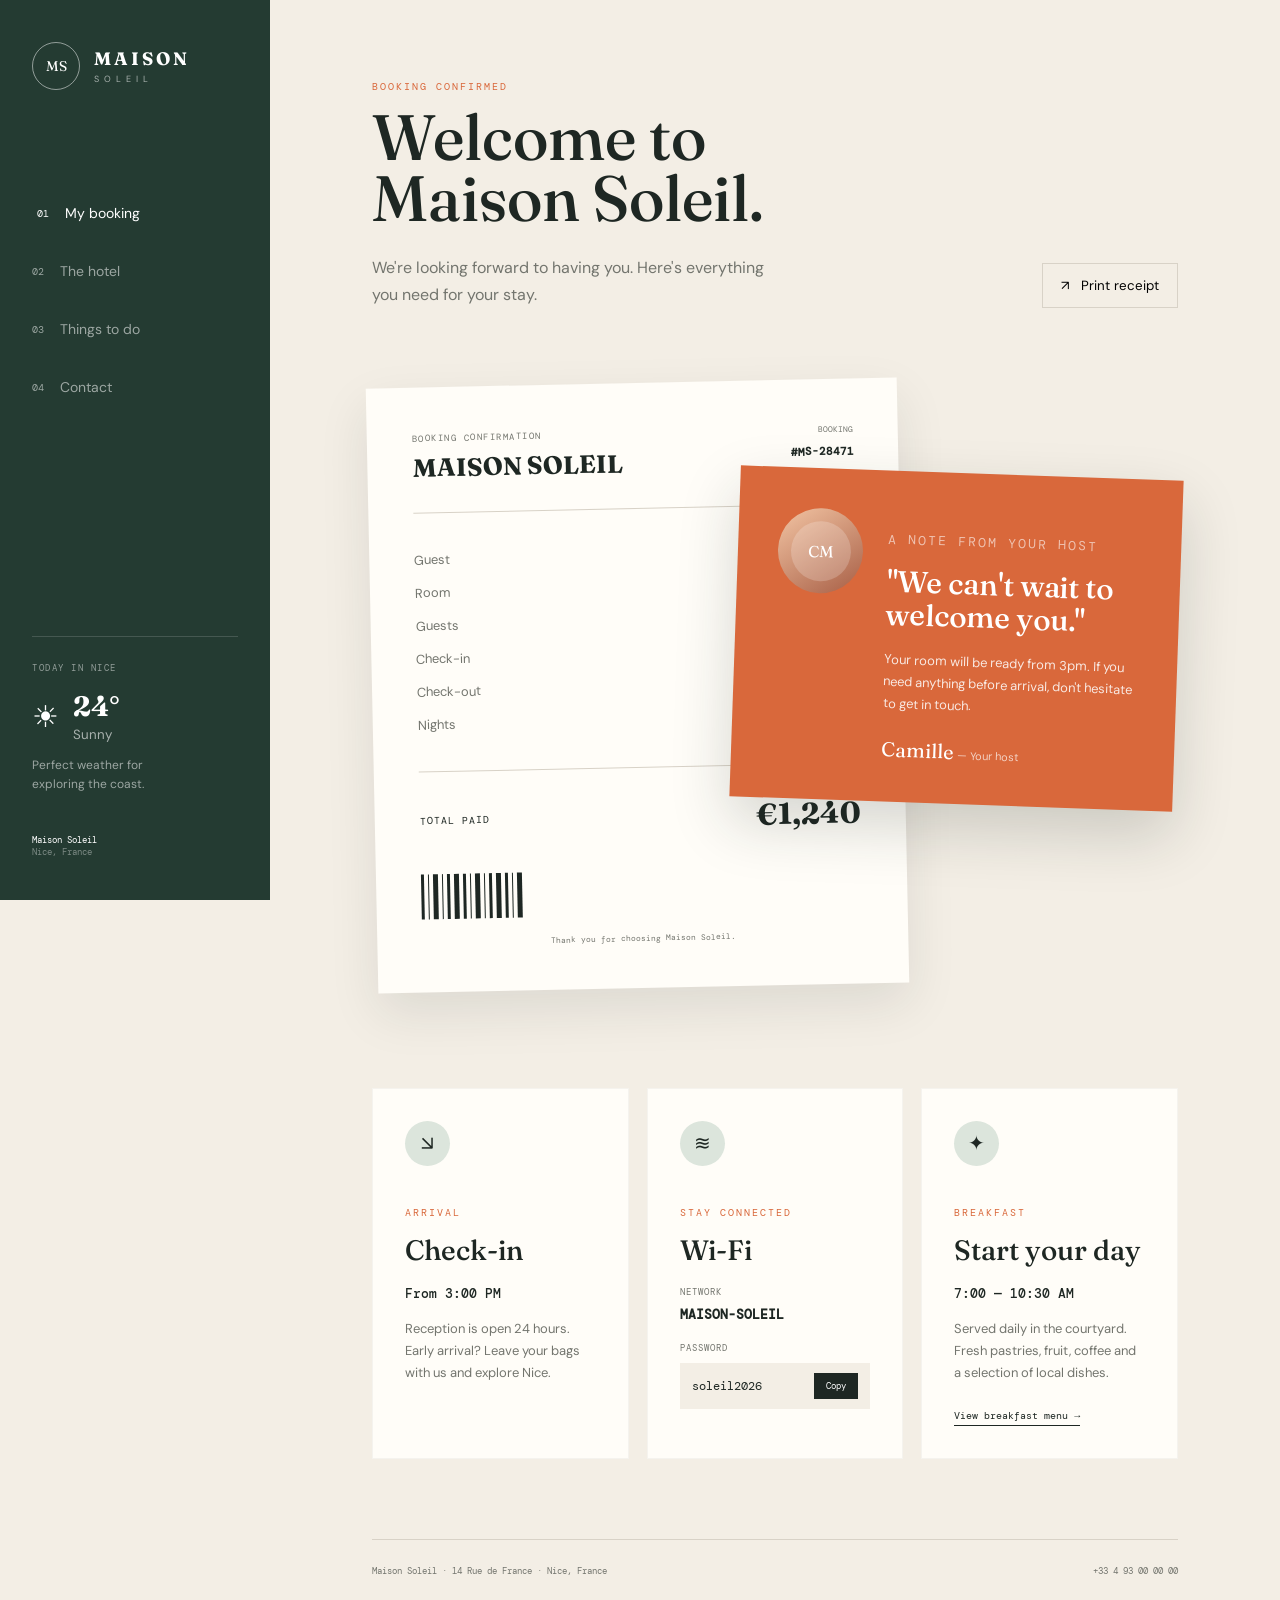
<file: hotel cofirmation page/index.html>
<!DOCTYPE html>
<html lang="en">
<head>
    <meta charset="UTF-8">
    <meta name="viewport" content="width=device-width, initial-scale=1.0">

    <title>Maison Soleil - Booking Confirmation</title>
    <link rel="preconnect" href="https://fonts.googleapis.com">
    <link rel="preconnect" href="https://fonts.gstatic.com" crossorigin>
    <link href="https://fonts.googleapis.com/css2?family=DM+Mono:wght@400;500&family=DM+Sans:wght@400;500;700&family=Fraunces:opsz,wght@9..144,500;600;700&display=swap" rel="stylesheet">
    <link rel="stylesheet" href="styles.css">
        <script defer src="script.js"></script>
</head>

<body>

    <header class="mobile-header">
        <div class="logo">
            <span>MS</span>
            <div>
                <strong>MAISON</strong>
                <small>SOLEIL</small>
            </div>
        </div>

        <button class="menu-btn" id="menuBtn">
            <span></span>
            <span></span>
            <span></span>
        </button>
    </header>


    <aside class="sidebar" id="sidebar">

        <div class="sidebar-logo">
            <div class="logo-symbol">MS</div>

            <div class="logo-text">
                <h2>MAISON</h2>
                <p>SOLEIL</p>
            </div>
        </div>


        <nav class="navigation">

            <a href="#" class="nav-link active">
                <span>01</span>
                My booking
            </a>

            <a href="#" class="nav-link">
                <span>02</span>
                The hotel
            </a>

            <a href="#" class="nav-link">
                <span>03</span>
                Things to do
            </a>

            <a href="#" class="nav-link">
                <span>04</span>
                Contact
            </a>

        </nav>


        <div class="weather">

            <p class="weather-title">TODAY IN NICE</p>

            <div class="weather-main">
                <span class="weather-icon">☀</span>

                <div>
                    <strong>24°</strong>
                    <small>Sunny</small>
                </div>
            </div>

            <p class="weather-info">
                Perfect weather for<br>
                exploring the coast.
            </p>

        </div>


        <div class="sidebar-footer">
            <p>Maison Soleil</p>
            <span>Nice, France</span>
        </div>

    </aside>


    <main class="main-content">

        <section class="page-heading">

            <div>
                <p class="eyebrow">BOOKING CONFIRMED</p>

                <h1>
                    Welcome to<br>
                    Maison Soleil.
                </h1>

                <p class="intro">
                    We're looking forward to having you.
                    Here's everything you need for your stay.
                </p>
            </div>

            <button class="print-btn" id="printBtn">
                <span>↗</span>
                Print receipt
            </button>

        </section>


        <section class="booking-stack">

            <article class="receipt-card">

                <div class="receipt-top">

                    <div>
                        <p class="receipt-label">BOOKING CONFIRMATION</p>
                        <h2>MAISON SOLEIL</h2>
                    </div>

                    <div class="booking-number">
                        <span>BOOKING</span>
                        <strong>#MS-28471</strong>
                    </div>

                </div>


                <div class="receipt-line"></div>


                <div class="receipt-details">

                    <div class="receipt-row">
                        <span>Guest</span>
                        <strong>Alex Morgan</strong>
                    </div>

                    <div class="receipt-row">
                        <span>Room</span>
                        <strong>Sea View Suite</strong>
                    </div>

                    <div class="receipt-row">
                        <span>Guests</span>
                        <strong>2 Adults</strong>
                    </div>

                    <div class="receipt-row">
                        <span>Check-in</span>
                        <strong>14 September 2026</strong>
                    </div>

                    <div class="receipt-row">
                        <span>Check-out</span>
                        <strong>18 September 2026</strong>
                    </div>

                    <div class="receipt-row">
                        <span>Nights</span>
                        <strong>4</strong>
                    </div>

                </div>


                <div class="receipt-line"></div>


                <div class="receipt-total">
                    <span>Total paid</span>
                    <strong>€1,240</strong>
                </div>


                <div class="barcode">
                    <span></span>
                    <span></span>
                    <span></span>
                    <span></span>
                    <span></span>
                    <span></span>
                    <span></span>
                    <span></span>
                    <span></span>
                    <span></span>
                    <span></span>
                    <span></span>
                    <span></span>
                    <span></span>
                    <span></span>
                </div>

                <p class="receipt-footer">
                    Thank you for choosing Maison Soleil.
                </p>

            </article>


            <article class="host-card">

                <div class="host-image">
                    <div class="host-avatar">CM</div>
                </div>

                <div class="host-content">

                    <p class="eyebrow">A NOTE FROM YOUR HOST</p>

                    <h2>
                        "We can't wait to
                        welcome you."
                    </h2>

                    <p>
                        Your room will be ready from 3pm.
                        If you need anything before arrival,
                        don't hesitate to get in touch.
                    </p>

                    <div class="host-signature">
                        Camille
                        <span>— Your host</span>
                    </div>

                </div>

            </article>

        </section>


        <section class="info-grid">


            <article class="info-card arrival-card">

                <div class="card-icon">
                    ↘
                </div>

                <p class="eyebrow">ARRIVAL</p>

                <h3>Check-in</h3>

                <strong class="big-text">From 3:00 PM</strong>

                <p>
                    Reception is open 24 hours.
                    Early arrival? Leave your bags
                    with us and explore Nice.
                </p>

            </article>


            <article class="info-card wifi-card">

                <div class="card-icon">
                    ≋
                </div>

                <p class="eyebrow">STAY CONNECTED</p>

                <h3>Wi-Fi</h3>

                <p class="wifi-label">Network</p>

                <div class="wifi-value">
                    <strong>MAISON-SOLEIL</strong>
                </div>

                <p class="wifi-label">Password</p>

                <div class="password-box">

                    <span id="wifiPassword">
                        soleil2026
                    </span>

                    <button id="copyBtn">
                        Copy
                    </button>

                </div>

                <p class="copy-message" id="copyMessage">
                    Password copied!
                </p>

            </article>


            <article class="info-card breakfast-card">

                <div class="card-icon">
                    ✦
                </div>

                <p class="eyebrow">BREAKFAST</p>

                <h3>Start your day</h3>

                <strong class="big-text">7:00 — 10:30 AM</strong>

                <p>
                    Served daily in the courtyard.
                    Fresh pastries, fruit, coffee
                    and a selection of local dishes.
                </p>

                <a href="#" class="menu-link">
                    View breakfast menu →
                </a>

            </article>

        </section>


        <footer class="main-footer">

            <p>
                Maison Soleil · 14 Rue de France · Nice, France
            </p>

            <p>
                +33 4 93 00 00 00
            </p>

        </footer>

    </main>
</body>
</html>
</file>
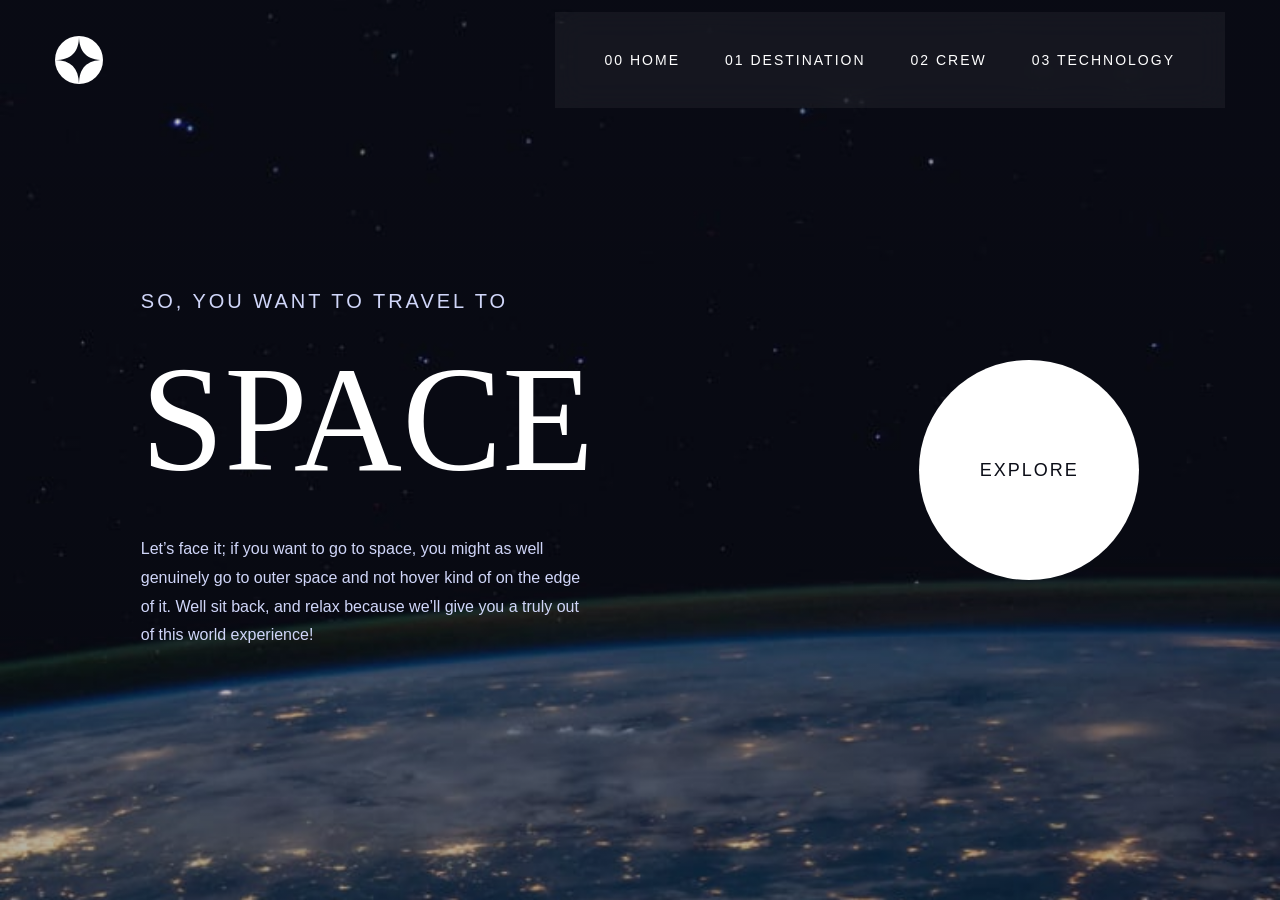
<file: space tourism website/index.html>
<!DOCTYPE html>
<html lang="en">

<head>
    <meta charset="UTF-8">
    <meta name="viewport" content="width=device-width, initial-scale=1.0">

    <title>Space Tourism | Home</title>

    <link rel="stylesheet" href="index.css">
</head>

<body>

    <header>

        <a href="index.html">
            <img src="images/star-logo.svg" alt="Space Tourism Logo">
        </a>

        <nav>

            <a href="index.html">
                00 Home
            </a>

            <a href="destination.html">
                01 Destination
            </a>

            <a href="crew.html">
                02 Crew
            </a>

            <a href="technology.html">
                03 Technology
            </a>

        </nav>

    </header>


    <main>

        <section class="hero">

            <div class="hero-content">

                <p>
                    So, you want to travel to
                </p>

                <h1>
                    Space
                </h1>

                <p>
                    Let’s face it; if you want to go to space, you might as well
                    genuinely go to outer space and not hover kind of on the edge
                    of it. Well sit back, and relax because we’ll give you a truly
                    out of this world experience!
                </p>

            </div>


            <a href="destination.html" class="explore">
                EXPLORE
            </a>

        </section>

    </main>

</body>

</html>
</file>
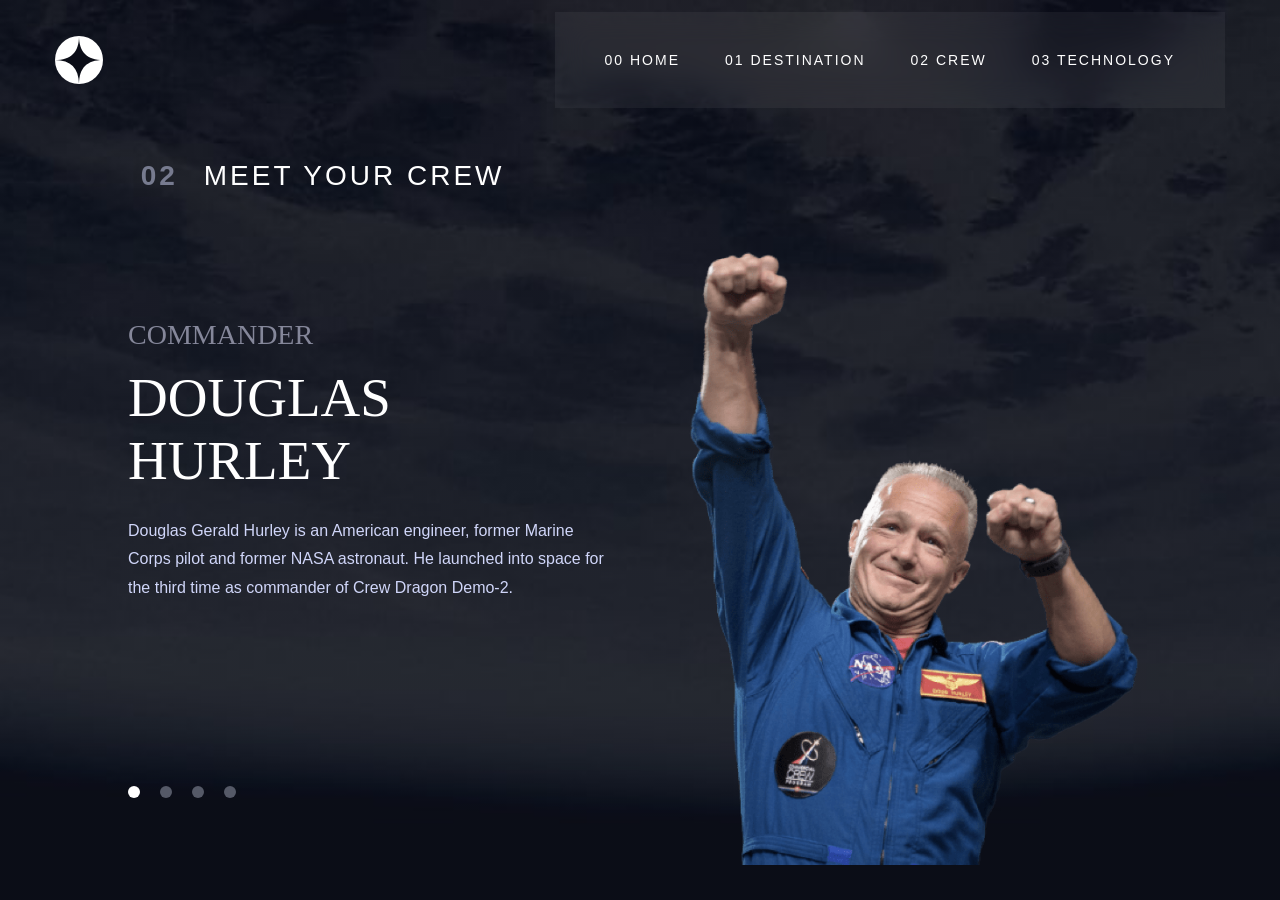
<file: space tourism website/crew.html>
<!DOCTYPE html>
<html lang="en">

<head>
    <meta charset="UTF-8">
    <meta name="viewport" content="width=device-width, initial-scale=1.0">

    <title>Space Tourism | Crew</title>

    <link rel="stylesheet" href="crew.css">
    <script defer src="crew.js"></script>
</head>

<body>

    <header>

        <a href="index.html">
            <img src="images/star-logo.svg" alt="Space Tourism Logo">
        </a>

        <nav>

            <a href="index.html">
                00 Home
            </a>

            <a href="destination.html">
                01 Destination
            </a>

            <a href="crew.html">
                02 Crew
            </a>

            <a href="technology.html">
                03 Technology
            </a>

        </nav>

    </header>


    <main>

        <h1>
            <span>02</span>
            Meet your crew
        </h1>


        <section class="crew">


            <div class="crew-image">

                <img
                    src="images/image-douglas-hurley-pg-3.png"
                    alt="Douglas Hurley"
                >

                <img
                    src="images/mark-shuttleworth-pg-3.png"
                    alt="Mark Shuttleworth"
                >

                <img
                    src="images/victor-glover-pg-4.png"
                    alt="Victor Glover"
                >

                <img
                    src="images/anousheh-ansari-pg-4.png"
                    alt="Anousheh Ansari"
                >

            </div>


            <div class="crew-selector">

                <input type="radio" name="crew" checked>

                <input type="radio" name="crew">

                <input type="radio" name="crew">

                <input type="radio" name="crew">

            </div>


            <article class="crew-member">

                <p>
                    Commander
                </p>

                <h2>
                    Douglas Hurley
                </h2>

                <p>
                    Douglas Gerald Hurley is an American engineer,
                    former Marine Corps pilot and former NASA astronaut.
                    He launched into space for the third time as commander
                    of Crew Dragon Demo-2.
                </p>

            </article>


            <article class="crew-member">

                <p>
                    Mission Specialist
                </p>

                <h2>
                    Mark Shuttleworth
                </h2>

                <p>
                    Mark Richard Shuttleworth is the founder and CEO
                    of Canonical, the company behind the Linux-based
                    Ubuntu operating system. Shuttleworth became the
                    first South African to travel to space as a space tourist.
                </p>

            </article>


            <article class="crew-member">

                <p>
                    Pilot
                </p>

                <h2>
                    Victor Glover
                </h2>

                <p>
                    Pilot on the first operational flight of the SpaceX
                    Crew Dragon to the International Space Station.
                    Glover is a commander in the U.S. Navy where he pilots
                    an F/A-18. He was a crew member of Expedition 64,
                    and served as a station systems flight engineer.
                </p>

            </article>


            <article class="crew-member">

                <p>
                    Flight Engineer
                </p>

                <h2>
                    Anousheh Ansari
                </h2>

                <p>
                    Anousheh Ansari is an Iranian American engineer and
                    co-founder of Prodea Systems. Ansari was the fourth
                    self-funded space tourist, the first self-funded woman
                    to fly to the ISS, and the first Iranian in space.
                </p>

            </article>

        </section>

    </main>

</body>

</html>
</file>
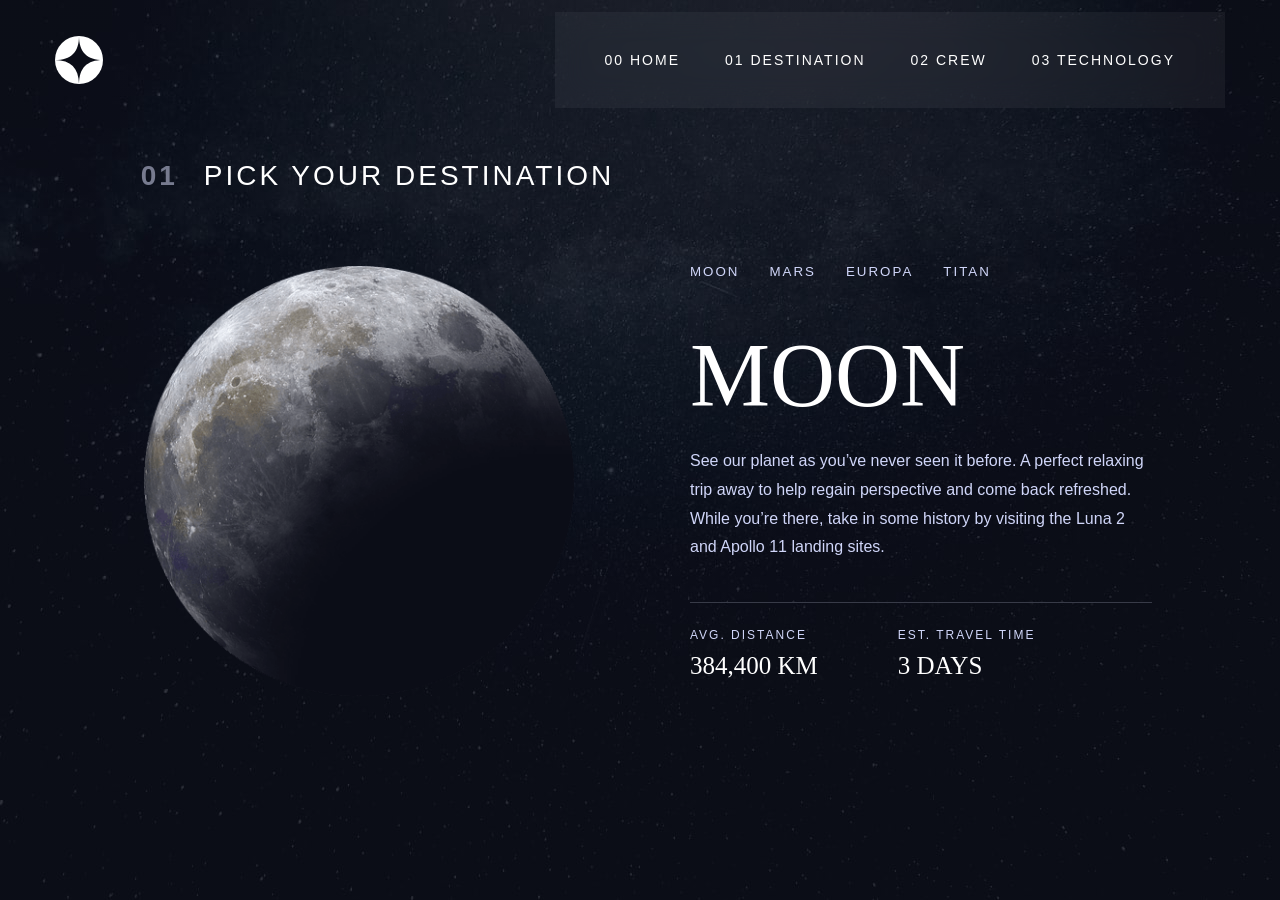
<file: space tourism website/destination.html>
<!DOCTYPE html>
<html lang="en">

<head>
    <meta charset="UTF-8">
    <meta name="viewport" content="width=device-width, initial-scale=1.0">

    <title>Space Tourism | Destination</title>

    <link rel="stylesheet" href="destination.css">
    <script defer src="destination.js"></script>
</head>

<body>

    <header>

        <a href="index.html">
            <img src="images/star-logo.svg" alt="Space Tourism Logo">
        </a>

        <nav>

            <a href="index.html">
                00 Home
            </a>

            <a href="destination.html">
                01 Destination
            </a>

            <a href="crew.html">
                02 Crew
            </a>

            <a href="technology.html">
                03 Technology
            </a>

        </nav>

    </header>


    <main>

        <h1>
            <span>01</span>
            Pick your destination
        </h1>


        <section class="destination">


            <div class="destination-images">

                <img
                    src="images/image-moon-pg-2.png"
                    alt="Moon"
                >

                <img
                    src="images/mars-pg-2.png"
                    alt="Mars"
                >

                <img
                    src="images/europa-pg-2.png"
                    alt="Europa"
                >

                <img
                    src="images/titan-pg-2.png"
                    alt="Titan"
                >

            </div>


            <div class="destination-tabs">

                <button>Moon</button>

                <button>Mars</button>

                <button>Europa</button>

                <button>Titan</button>

            </div>


            <article class="destination-content">

                <h2>Moon</h2>

                <p>
                    See our planet as you’ve never seen it before.
                    A perfect relaxing trip away to help regain perspective
                    and come back refreshed. While you’re there, take in
                    some history by visiting the Luna 2 and Apollo 11
                    landing sites.
                </p>

                <div class="destination-info">

                    <div>

                        <h3>Avg. distance</h3>

                        <p>384,400 km</p>

                    </div>

                    <div>

                        <h3>Est. travel time</h3>

                        <p>3 days</p>

                    </div>

                </div>

            </article>


            <article class="destination-content">

                <h2>Mars</h2>

                <p>
                    Don’t forget to pack your hiking boots. You’ll need
                    them to tackle Olympus Mons, the tallest planetary
                    mountain in our solar system. It’s two and a half
                    times the size of Everest!
                </p>

                <div class="destination-info">

                    <div>

                        <h3>Avg. distance</h3>

                        <p>225 mil. km</p>

                    </div>

                    <div>

                        <h3>Est. travel time</h3>

                        <p>9 months</p>

                    </div>

                </div>

            </article>


            <article class="destination-content">

                <h2>Europa</h2>

                <p>
                    The smallest of the four Galilean moons orbiting
                    Jupiter, Europa is a winter lover’s dream. With an
                    icy surface, it’s perfect for a bit of ice skating,
                    curling, hockey, or simple relaxation in your snug
                    wintery cabin.
                </p>

                <div class="destination-info">

                    <div>

                        <h3>Avg. distance</h3>

                        <p>628 mil. km</p>

                    </div>

                    <div>

                        <h3>Est. travel time</h3>

                        <p>3 years</p>

                    </div>

                </div>

            </article>


            <article class="destination-content">

                <h2>Titan</h2>

                <p>
                    The only moon known to have a dense atmosphere other
                    than Earth, Titan is a home away from home (just a few
                    hundred degrees colder!). As a bonus, you get striking
                    views of the Rings of Saturn.
                </p>

                <div class="destination-info">

                    <div>

                        <h3>Avg. distance</h3>

                        <p>1.6 bil. km</p>

                    </div>

                    <div>

                        <h3>Est. travel time</h3>

                        <p>7 years</p>

                    </div>

                </div>

            </article>

        </section>

    </main>

</body>

</html>
</file>
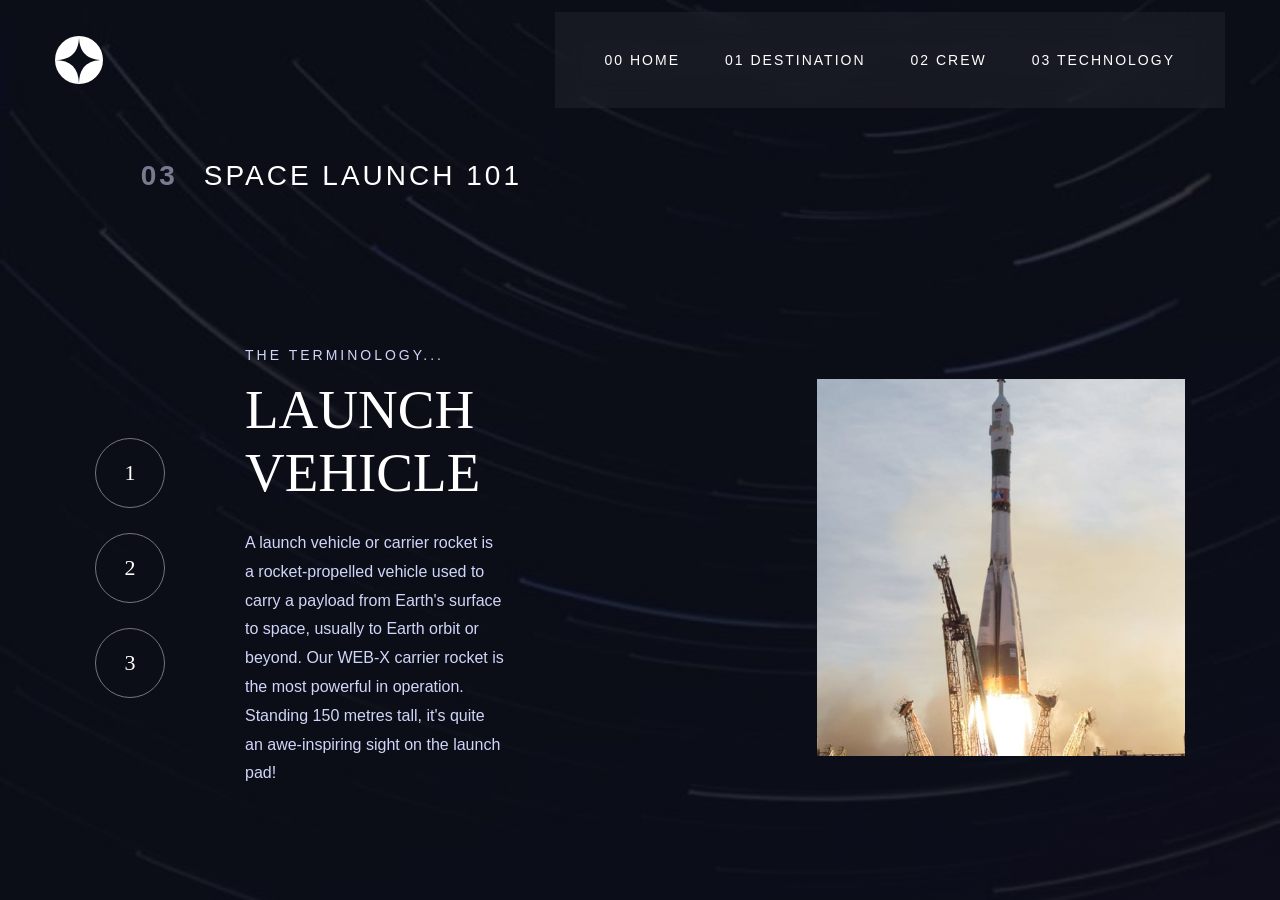
<file: space tourism website/technology.html>
<!DOCTYPE html>
<html lang="en">

<head>
    <meta charset="UTF-8">
    <meta name="viewport" content="width=device-width, initial-scale=1.0">

    <title>Space Tourism | Technology</title>

    <link rel="stylesheet" href="technology.css">
    <script defer src="technology.js"></script>
</head>

<body>

    <header>

        <a href="index.html">
            <img src="images/star-logo.svg" alt="Space Tourism Logo">
        </a>

        <nav>

            <a href="index.html">
                00 Home
            </a>

            <a href="destination.html">
                01 Destination
            </a>

            <a href="crew.html">
                02 Crew
            </a>

            <a href="technology.html">
                03 Technology
            </a>

        </nav>

    </header>


    <main>

        <h1>
            <span>03</span>
            Space launch 101
        </h1>

    <article class="spacing">
        
        <section class="technology">



            <div class="technology-selector">

                <button>1</button>

                <button>2</button>

                <button>3</button>

            </div>


            <article class="technology-content">

                <p>
                    The terminology...
                </p>

                <h2>
                    Launch vehicle
                </h2>

                <p>
                    A launch vehicle or carrier rocket is a rocket-propelled
                    vehicle used to carry a payload from Earth's surface to
                    space, usually to Earth orbit or beyond. Our WEB-X carrier
                    rocket is the most powerful in operation. Standing 150
                    metres tall, it's quite an awe-inspiring sight on the
                    launch pad!
                </p>

            </article>


            <article class="technology-content">

                <p>
                    The terminology...
                </p>

                <h2>
                    Spaceport
                </h2>

                <p>
                    A spaceport or cosmodrome is a site for launching
                    (or receiving) spacecraft, by analogy to the seaport
                    for ships or airport for aircraft. Based in the famous
                    Cape Canaveral, our spaceport is ideally situated to
                    take advantage of the Earth’s rotation for launch.
                </p>

            </article>


            <article class="technology-content">

                <p>
                    The terminology...
                </p>

                <h2>
                    Space capsule
                </h2>

                <p>
                    A space capsule is an often-crewed spacecraft that
                    uses a blunt-body reentry capsule to reenter the Earth's
                    atmosphere without wings. Our capsule is where you'll
                    spend your time during the flight. It includes a space
                    gym, cinema, and plenty of other activities to keep you
                    entertained.
                </p>

            </article>

        </section>

        
            <div class="technology-images">

                <img
                    src="images/image-launch-vehicle-portrait-pg-4.jpg"
                    alt="Launch vehicle"
                >

                <img
                    src="images/spaceport-portrait-pg-4.jpg"
                    alt="Spaceport"
                >

                <img
                    src="images/space-capsule-portrait-pg-4.jpg"
                    alt="Space capsule"
                >

            </div>

    </article>

    </main>

</body>

</html>
</file>
<file: hotel cofirmation page/styles.css>
* {
    margin: 0;
    padding: 0;
    box-sizing: border-box;
}

:root {
    --cream: #f3eee5;
    --paper: #fffdf8;
    --dark: #1e2723;
    --green: #243b32;
    --light-green: #dce5dc;
    --orange: #d9683b;
    --muted: #73756e;
    --border: #d8d2c7;

    --serif: "Fraunces", serif;
    --sans: "DM Sans", sans-serif;
    --mono: "DM Mono", monospace;
}

body {
    background: var(--cream);
    color: var(--dark);
    font-family: var(--sans);
}

.sidebar {
    position: fixed;
    left: 0;
    top: 0;

    width: 270px;
    height: 100vh;

    background: var(--green);
    color: white;

    padding: 42px 32px;

    display: flex;
    flex-direction: column;

    z-index: 100;
}


.sidebar-logo {
    display: flex;
    align-items: center;
    gap: 14px;
}

.logo-symbol {
    width: 48px;
    height: 48px;

    border: 1px solid rgba(255,255,255,.5);
    border-radius: 50%;

    display: flex;
    align-items: center;
    justify-content: center;

    font-family: var(--serif);
    font-size: 14px;
}

.logo-text h2 {
    font-family: var(--serif);
    font-size: 18px;
    letter-spacing: 3px;
}

.logo-text p {
    font-size: 9px;
    letter-spacing: 5px;
    opacity: .6;
    margin-top: 3px;
}


.navigation {
    margin-top: 100px;

    display: flex;
    flex-direction: column;
    gap: 12px;
}

.nav-link {
    text-decoration: none;
    color: rgba(255,255,255,.55);

    padding: 14px 0;

    font-size: 14px;

    display: flex;
    align-items: center;
    gap: 16px;

    transition: .3s;
}

.nav-link span {
    font-family: var(--mono);
    font-size: 10px;
}

.nav-link:hover,
.nav-link.active {
    color: white;
    transform: translateX(5px);
}


.weather {
    margin-top: auto;

    border-top: 1px solid rgba(255,255,255,.15);

    padding-top: 25px;
}

.weather-title {
    font-family: var(--mono);
    font-size: 9px;
    letter-spacing: 1.5px;
    opacity: .5;
}

.weather-main {
    display: flex;
    align-items: center;
    gap: 14px;
    margin-top: 15px;
}

.weather-icon {
    font-size: 30px;
}

.weather-main strong {
    display: block;
    font-family: var(--serif);
    font-size: 28px;
}

.weather-main small {
    opacity: .6;
}

.weather-info {
    margin-top: 12px;
    font-size: 12px;
    line-height: 1.6;
    opacity: .55;
}

.sidebar-footer {
    margin-top: 40px;

    font-family: var(--mono);
    font-size: 9px;
}

.sidebar-footer span {
    opacity: .4;
}

.mobile-header {
    display: none;
}

.main-content {
    margin-left: 270px;

    min-height: 100vh;

    padding: 80px 8vw;
}

.page-heading {
    max-width: 1050px;

    display: flex;
    justify-content: space-between;
    align-items: flex-end;

    margin: auto;
}

.eyebrow {
    font-family: var(--mono);
    font-size: 10px;
    letter-spacing: 2px;

    color: var(--orange);

    margin-bottom: 14px;
}

.page-heading h1 {
    font-family: var(--serif);

    font-size: clamp(45px, 5vw, 76px);

    line-height: .95;

    font-weight: 500;
}

.intro {
    max-width: 420px;

    margin-top: 25px;

    color: var(--muted);

    line-height: 1.7;
}


.print-btn {
    border: 1px solid var(--border);
    background: transparent;

    padding: 13px 18px;

    font-family: var(--sans);

    cursor: pointer;

    transition: .3s;
}

.print-btn span {
    margin-right: 8px;
}

.print-btn:hover {
    background: var(--dark);
    color: white;
}

.booking-stack {
    position: relative;

    max-width: 1050px;

    margin: 75px auto 100px;

    min-height: 530px;
}

.receipt-card {
    width: 66%;

    background: var(--paper);

    padding: 45px;

    box-shadow:
        0 20px 50px rgba(30,39,35,.10);

    transform: rotate(-1.2deg);

    position: relative;
    z-index: 1;
}

.receipt-top {
    display: flex;
    justify-content: space-between;
    align-items: flex-start;
}

.receipt-label {
    font-family: var(--mono);
    font-size: 9px;
    letter-spacing: 1.5px;

    color: var(--muted);

    margin-bottom: 8px;
}

.receipt-top h2 {
    font-family: var(--serif);
    font-size: 25px;
}

.booking-number {
    text-align: right;

    font-family: var(--mono);
}

.booking-number span {
    display: block;

    font-size: 8px;
    color: var(--muted);

    margin-bottom: 5px;
}

.booking-number strong {
    font-size: 11px;
}


.receipt-line {
    height: 1px;
    background: var(--border);

    margin: 30px 0;
}

.receipt-row {
    display: flex;
    justify-content: space-between;

    padding: 8px 0;

    font-size: 13px;
}

.receipt-row span {
    color: var(--muted);
}

.receipt-row strong {
    font-weight: 500;
}

.receipt-total {
    display: flex;
    justify-content: space-between;
    align-items: center;
}

.receipt-total span {
    font-family: var(--mono);
    font-size: 10px;
    text-transform: uppercase;
    letter-spacing: 1px;
}

.receipt-total strong {
    font-family: var(--serif);
    font-size: 30px;
}


.barcode {
    height: 45px;

    display: flex;
    gap: 4px;

    align-items: stretch;

    margin-top: 35px;
}

.barcode span {
    width: 3px;
    background: var(--dark);
}

.barcode span:nth-child(2n) {
    width: 1px;
}

.barcode span:nth-child(3n) {
    width: 5px;
}

.receipt-footer {
    text-align: center;

    font-family: var(--mono);
    font-size: 8px;

    margin-top: 18px;

    color: var(--muted);
}

.host-card {
    position: absolute;

    width: 55%;

    right: 0;
    top: 90px;

    background: var(--orange);
    color: white;

    padding: 40px;

    display: flex;

    gap: 25px;

    box-shadow:
        0 25px 60px rgba(30,39,35,.18);

    transform: rotate(2deg);

    z-index: 2;
}

.host-image {
    min-width: 85px;
    height: 85px;

    border-radius: 50%;

    background:
        linear-gradient(
            145deg,
            #f3c5a4,
            #a75e45
        );

    display: flex;
    align-items: center;
    justify-content: center;
}

.host-avatar {
    width: 60px;
    height: 60px;

    border-radius: 50%;

    background: rgba(255,255,255,.2);

    display: flex;
    align-items: center;
    justify-content: center;

    font-family: var(--serif);
}

.host-content .eyebrow {
    color: rgba(255,255,255,.7);
}

.host-content h2 {
    font-family: var(--serif);

    font-size: 30px;

    line-height: 1.1;

    font-weight: 500;
}

.host-content > p {
    margin-top: 18px;

    font-size: 13px;

    line-height: 1.7;

    opacity: .85;
}

.host-signature {
    margin-top: 22px;

    font-family: var(--serif);

    font-size: 20px;
}

.host-signature span {
    font-family: var(--sans);
    font-size: 11px;
    opacity: .7;
}

.info-grid {
    max-width: 1050px;

    margin: auto;

    display: grid;

    grid-template-columns:
        repeat(3, 1fr);

    gap: 18px;
}

.info-card {
    background: var(--paper);

    min-height: 320px;

    padding: 32px;

    position: relative;

    border: 1px solid rgba(0,0,0,.04);

    transition: .3s;
}

.info-card:hover {
    transform: translateY(-6px);
    box-shadow: 0 15px 35px rgba(0,0,0,.08);
}

.card-icon {
    width: 45px;
    height: 45px;

    border-radius: 50%;

    background: var(--light-green);

    display: flex;
    align-items: center;
    justify-content: center;

    font-size: 20px;

    margin-bottom: 40px;
}

.info-card h3 {
    font-family: var(--serif);

    font-size: 28px;

    font-weight: 500;

    margin-bottom: 15px;
}

.info-card > p:not(.eyebrow) {
    color: var(--muted);

    font-size: 13px;

    line-height: 1.7;

    margin-top: 15px;
}

.big-text {
    font-family: var(--mono);

    font-size: 13px;

    font-weight: 500;
}


.wifi-label {
    font-family: var(--mono);

    font-size: 9px !important;

    text-transform: uppercase;

    letter-spacing: 1px;

    margin-top: 18px !important;

    margin-bottom: 6px;
}

.wifi-value {
    font-family: var(--mono);

    font-size: 13px;
}

.password-box {
    display: flex;

    justify-content: space-between;
    align-items: center;

    background: var(--cream);

    padding: 10px 12px;

    font-family: var(--mono);

    font-size: 12px;
}

.password-box button {
    border: 0;

    background: var(--dark);

    color: white;

    padding: 7px 12px;

    cursor: pointer;

    font-family: var(--mono);

    font-size: 9px;

    transition: .3s;
}

.password-box button:hover {
    background: var(--orange);
}

.copy-message {
    display: none;

    color: var(--orange) !important;

    font-family: var(--mono);

    font-size: 9px !important;
}


.menu-link {
    display: inline-block;

    margin-top: 25px;

    color: var(--dark);

    text-decoration: none;

    font-family: var(--mono);

    font-size: 10px;

    border-bottom: 1px solid var(--dark);

    padding-bottom: 3px;
}


.main-footer {
    max-width: 1050px;

    margin: 80px auto 30px;

    padding-top: 25px;

    border-top: 1px solid var(--border);

    display: flex;

    justify-content: space-between;

    font-family: var(--mono);

    font-size: 9px;

    color: var(--muted);
}


@media (max-width: 1000px) {

    .sidebar {
        width: 220px;
        padding: 35px 25px;
    }

    .main-content {
        margin-left: 220px;
        padding: 60px 5vw;
    }

    .receipt-card {
        width: 75%;
    }

    .host-card {
        width: 60%;
    }

    .info-grid {
        grid-template-columns: 1fr;
    }

    .info-card {
        min-height: auto;
    }
}


@media (max-width: 750px) {

    body {
        overflow-x: hidden;
    }


    .mobile-header {
        height: 80px;

        background: var(--green);
        color: white;

        display: flex;

        align-items: center;
        justify-content: space-between;

        padding: 0 25px;

        position: relative;
        z-index: 200;
    }

    .mobile-header .logo {
        display: flex;
        align-items: center;
        gap: 10px;
    }

    .mobile-header .logo > span {
        border: 1px solid rgba(255,255,255,.5);

        width: 40px;
        height: 40px;

        border-radius: 50%;

        display: flex;
        align-items: center;
        justify-content: center;

        font-family: var(--serif);
    }

    .mobile-header .logo strong {
        display: block;

        font-family: var(--serif);

        letter-spacing: 2px;

        font-size: 14px;
    }

    .mobile-header .logo small {
        font-size: 7px;
        letter-spacing: 3px;
        opacity: .6;
    }


    .menu-btn {
        width: 42px;
        height: 42px;

        border: 1px solid rgba(255,255,255,.3);

        background: transparent;

        display: flex;
        flex-direction: column;

        justify-content: center;
        align-items: center;

        gap: 5px;

        cursor: pointer;
    }

    .menu-btn span {
        width: 18px;
        height: 1px;

        background: white;

        transition: .3s;
    }


    .sidebar {
        position: fixed;

        top: 80px;
        left: 0;

        width: 100%;
        height: calc(100vh - 80px);

        transform: translateX(-100%);

        transition: .4s;

        padding: 50px 35px;
    }

    .sidebar.open {
        transform: translateX(0);
    }

    .sidebar-logo {
        display: none;
    }

    .navigation {
        margin-top: 20px;
    }

    .weather {
        margin-top: 50px;
    }


    .main-content {
        margin-left: 0;

        padding: 55px 20px;
    }


    .page-heading {
        display: block;
    }

    .page-heading h1 {
        font-size: 50px;
    }

    .intro {
        font-size: 14px;
    }

    .print-btn {
        margin-top: 25px;
    }


    .booking-stack {
        margin-top: 55px;

        min-height: auto;

        display: flex;
        flex-direction: column;

        gap: 30px;
    }

    .receipt-card {
        width: 100%;

        padding: 30px;

        transform: rotate(-1deg);
    }

    .host-card {
        position: relative;

        width: 100%;

        right: auto;
        top: auto;

        transform: rotate(1deg);

        padding: 30px;

        flex-direction: column;
    }

    .host-image {
        width: 70px;
        min-width: 70px;
        height: 70px;
    }


    .info-grid {
        margin-top: 60px;

        grid-template-columns: 1fr;
    }


    .main-footer {
        flex-direction: column;

        gap: 10px;

        margin-top: 60px;
    }
}


@media (max-width: 450px) {

    .page-heading h1 {
        font-size: 42px;
    }

    .receipt-top {
        flex-direction: column;
        gap: 20px;
    }

    .booking-number {
        text-align: left;
    }

    .receipt-row {
        font-size: 12px;
    }

    .host-content h2 {
        font-size: 26px;
    }
}


@media print {

    .sidebar,
    .mobile-header,
    .print-btn,
    .host-card,
    .info-grid,
    .main-footer {
        display: none !important;
    }

    .main-content {
        margin: 0;
        padding: 20px;
    }

    .receipt-card {
        width: 100%;
        transform: none;
        box-shadow: none;
    }

    .booking-stack {
        margin: 0;
    }
}
</file>
<file: space tourism website/index.css>
* {
    margin: 0;
    padding: 0;
    box-sizing: border-box;
}

body {
    min-height: 100vh;

    color: white;

    font-family: Arial, Helvetica, sans-serif;

    background:
        linear-gradient(
            rgba(0, 0, 0, 0.2),
            rgba(0, 0, 0, 0.3)
        ),
        url("images/background-home-tablet.jpg");

    background-size: cover;
    background-position: center;

    overflow-x: hidden;
}

a {
    color: white;
    text-decoration: none;
}

img {
    display: block;
    max-width: 100%;
}

header {
    height: 120px;

    display: flex;
    align-items: center;

    padding: 0 55px;
}

header > a img {
    width: 48px;
}

nav {
    height: 96px;

    margin-left: auto;

    display: flex;
    align-items: center;

    gap: 45px;

    padding: 0 50px;

    background: rgba(255, 255, 255, 0.05);

    backdrop-filter: blur(15px);
}

nav a {
    height: 100%;

    display: flex;
    align-items: center;

    position: relative;

    font-size: 14px;

    letter-spacing: 2px;

    text-transform: uppercase;
}

nav a::after {
    content: "";

    position: absolute;

    left: 0;
    right: 0;
    bottom: 0;

    height: 3px;

    background: white;

    transform: scaleX(0);

    transition: 0.3s;
}

nav a:hover::after {
    transform: scaleX(1);
}

.hero {
    min-height: calc(100vh - 120px);

    display: flex;

    align-items: center;

    justify-content: space-between;

    padding: 0 11% 80px;
}

.hero-content {
    width: 500px;
}

.hero-content p:first-child {
    margin-bottom: 20px;

    color: #d0d6f9;

    font-size: 20px;

    letter-spacing: 3px;

    text-transform: uppercase;
}

.hero h1 {
    margin-bottom: 30px;

    font-family: Georgia, "Times New Roman", serif;

    font-size: 150px;

    font-weight: 400;

    text-transform: uppercase;
}

.hero-content p:last-child {
    max-width: 450px;

    color: #d0d6f9;

    font-size: 16px;

    line-height: 1.8;
}

.explore {
    width: 220px;
    height: 220px;

    display: flex;

    align-items: center;
    justify-content: center;

    border-radius: 50%;

    background: white;

    color: #0b0d17;

    font-size: 18px;

    letter-spacing: 2px;

    transition: 0.3s;
}

.explore:hover {
    transform: scale(1.05);

    box-shadow:
        0 0 0 40px rgba(255, 255, 255, 0.1);
}

@media (max-width: 900px) {

    header {
        padding: 0 30px;
    }

    nav {
        gap: 25px;

        padding: 0 25px;
    }

    nav a {
        font-size: 12px;
    }

    .hero {
        padding: 50px 8%;

        flex-direction: column;

        justify-content: center;

        text-align: center;

        gap: 70px;
    }

    .hero-content {
        width: 100%;
    }

    .hero h1 {
        font-size: 110px;
    }

    .hero-content p:last-child {
        margin: auto;
    }

    .explore {
        width: 180px;
        height: 180px;
    }
}

@media (max-width: 600px) {

    header {
        height: 80px;

        padding: 0 20px;
    }

    header > a img {
        width: 40px;
    }

    nav {
        height: auto;

        gap: 20px;

        padding: 15px;

        overflow-x: auto;
    }

    nav a {
        font-size: 10px;

        white-space: nowrap;
    }

    .hero {
        min-height: calc(100vh - 80px);

        padding: 40px 25px;

        gap: 50px;
    }

    .hero-content p:first-child {
        font-size: 14px;
    }

    .hero h1 {
        font-size: 75px;

        margin: 15px 0;
    }

    .hero-content p:last-child {
        font-size: 14px;
    }

    .explore {
        width: 150px;
        height: 150px;

        font-size: 14px;
    }
}
</file>
<file: space tourism website/crew.css>
* {
    margin: 0;
    padding: 0;
    box-sizing: border-box;
}

body {
    min-height: 100vh;

    color: white;

    font-family: Arial, Helvetica, sans-serif;

    background:
        linear-gradient(
            rgba(11, 13, 23, 0.3),
            rgba(11, 13, 23, 0.5)
        ),
        url("images/background-crew-tablet-pg-3.jpg");

    background-size: cover;

    background-position: center;

    overflow-x: hidden;
}

a {
    color: white;

    text-decoration: none;
}

img {
    display: block;

    max-width: 100%;
}

header {
    height: 120px;

    display: flex;

    align-items: center;

    padding: 0 55px;
}

header img {
    width: 48px;
}

nav {
    height: 96px;

    margin-left: auto;

    display: flex;

    align-items: center;

    gap: 45px;

    padding: 0 50px;

    background: rgba(255, 255, 255, 0.05);

    backdrop-filter: blur(15px);
}

nav a {
    height: 100%;

    display: flex;

    align-items: center;

    position: relative;

    font-size: 14px;

    letter-spacing: 2px;

    text-transform: uppercase;
}

nav a::after {
    content: "";

    position: absolute;

    bottom: 0;

    left: 0;
    right: 0;

    height: 3px;

    background: white;

    transform: scaleX(0);

    transition: 0.3s;
}

nav a:hover::after {
    transform: scaleX(1);
}

main > h1 {
    margin: 40px 0 60px 11%;

    font-size: 28px;

    font-weight: 400;

    letter-spacing: 3px;

    text-transform: uppercase;
}

main > h1 span {
    margin-right: 15px;

    color: #777b8f;

    font-weight: bold;
}

.crew {
    width: 80%;

    max-width: 1200px;

    margin: auto;

    display: grid;

    grid-template-columns: 1fr 1fr;

    column-gap: 70px;

    align-items: center;
}

.crew-image {
    grid-column: 2;

    grid-row: 1 / 3;

    display: flex;

    justify-content: center;

    align-items: end;
}

.crew-image img {
    width: 450px;

    display: none;
}

.crew-image img:first-child {
    display: block;
}

.crew-member {
    grid-column: 1;

    grid-row: 1;

    display: none;
}

.crew-member:first-of-type {
    display: block;
}

.crew-member > p:first-child {
    margin-bottom: 15px;

    color: #85879a;

    font-family: Georgia, "Times New Roman", serif;

    font-size: 28px;

    text-transform: uppercase;
}

.crew-member h2 {
    margin-bottom: 25px;

    font-family: Georgia, "Times New Roman", serif;

    font-size: 55px;

    font-weight: 400;

    text-transform: uppercase;
}

.crew-member > p:last-child {
    max-width: 500px;

    color: #d0d6f9;

    line-height: 1.8;
}

.crew-selector {
    grid-column: 1;

    grid-row: 2;

    display: flex;

    gap: 20px;

    margin-top: 50px;
}

.crew-selector input {
    width: 12px;
    height: 12px;

    appearance: none;

    border-radius: 50%;

    background: #555967;

    cursor: pointer;
}

.crew-selector input:hover,
.crew-selector input:checked {
    background: white;
}

@media (max-width: 900px) {

    nav {
        gap: 25px;

        padding: 0 25px;
    }

    nav a {
        font-size: 12px;
    }

    main > h1 {
        margin-left: 5%;
    }

    .crew {
        width: 90%;

        grid-template-columns: 1fr;

        text-align: center;
    }

    .crew-image {
        grid-column: 1;

        grid-row: 1;
    }

    .crew-image img {
        width: 350px;
    }

    .crew-member {
        grid-column: 1;

        grid-row: 2;
    }

    .crew-member > p:last-child {
        margin: auto;
    }

    .crew-selector {
        grid-column: 1;

        grid-row: 3;

        justify-content: center;
    }
}

@media (max-width: 600px) {

    header {
        height: 80px;

        padding: 0 20px;
    }

    header img {
        width: 40px;
    }

    nav {
        gap: 20px;

        padding: 15px;

        overflow-x: auto;
    }

    nav a {
        font-size: 10px;

        white-space: nowrap;
    }

    main > h1 {
        margin: 30px 20px 40px;

        font-size: 16px;
    }

    .crew-image img {
        width: 250px;
    }

    .crew-member > p:first-child {
        font-size: 20px;
    }

    .crew-member h2 {
        font-size: 35px;
    }

    .crew-member > p:last-child {
        font-size: 14px;
    }
}
</file>
<file: space tourism website/destination.css>
* {
    margin: 0;
    padding: 0;
    box-sizing: border-box;
}

body {
    min-height: 100vh;

    color: white;

    font-family: Arial, Helvetica, sans-serif;

    background:
        linear-gradient(
            rgba(11, 13, 23, 0.3),
            rgba(11, 13, 23, 0.5)
        ),
        url("images/background-destination-desktop-pg2.jpg");

    background-size: cover;

    background-position: center;

    overflow-x: hidden;
}

a {
    color: white;

    text-decoration: none;
}

img {
    display: block;

    max-width: 100%;
}

header {
    height: 120px;

    display: flex;

    align-items: center;

    padding: 0 55px;
}

header img {
    width: 48px;
}

nav {
    height: 96px;

    margin-left: auto;

    display: flex;

    align-items: center;

    gap: 45px;

    padding: 0 50px;

    background: rgba(255, 255, 255, 0.05);

    backdrop-filter: blur(15px);
}

nav a {
    height: 100%;

    display: flex;

    align-items: center;

    position: relative;

    font-size: 14px;

    letter-spacing: 2px;

    text-transform: uppercase;
}

nav a::after {
    content: "";

    position: absolute;

    bottom: 0;

    left: 0;
    right: 0;

    height: 3px;

    background: white;

    transform: scaleX(0);

    transition: 0.3s;
}

nav a:hover::after {
    transform: scaleX(1);
}

main > h1 {
    margin: 40px 0 60px 11%;

    font-size: 28px;

    font-weight: 400;

    letter-spacing: 3px;

    text-transform: uppercase;
}

main > h1 span {
    margin-right: 15px;

    color: #777b8f;

    font-weight: bold;
}

.destination {
    width: 80%;

    max-width: 1200px;

    margin: auto;

    display: grid;

    grid-template-columns: 1fr 1fr;

    grid-template-rows: auto auto 1fr;

    column-gap: 100px;

    row-gap: 30px;

    align-items: center;
}

.destination-images {
    grid-column: 1;

    grid-row: 1 / 4;

    display: flex;

    justify-content: center;

    align-items: center;
}

.destination-images img {
    width: 430px;

    display: none;
}

.destination-images img:first-child {
    display: block;
}

.destination-tabs {
    grid-column: 2;

    display: flex;

    gap: 30px;
}

.destination-tabs button {
    padding: 12px 0;

    border: none;

    border-bottom: 3px solid transparent;

    background: transparent;

    color: #d0d6f9;

    cursor: pointer;

    text-transform: uppercase;

    letter-spacing: 2px;
}

.destination-tabs button:hover {
    color: white;

    border-bottom-color: white;
}

.destination-content {
    grid-column: 2;

    display: none;
}

.destination-content:first-of-type {
    display: block;
}

.destination-content h2 {
    margin-bottom: 20px;

    font-family: Georgia, "Times New Roman", serif;

    font-size: 90px;

    font-weight: 400;

    text-transform: uppercase;
}

.destination-content > p {
    max-width: 500px;

    color: #d0d6f9;

    line-height: 1.8;
}

.destination-info {
    margin-top: 40px;

    padding-top: 25px;

    display: flex;

    gap: 80px;

    border-top: 1px solid #383b48;
}

.destination-info h3 {
    margin-bottom: 10px;

    color: #d0d6f9;

    font-size: 12px;

    font-weight: 400;

    text-transform: uppercase;

    letter-spacing: 2px;
}

.destination-info p {
    font-family: Georgia, "Times New Roman", serif;

    font-size: 25px;

    text-transform: uppercase;
}

@media (max-width: 900px) {

    nav {
        gap: 25px;

        padding: 0 25px;
    }

    nav a {
        font-size: 12px;
    }

    main > h1 {
        margin-left: 5%;
    }

    .destination {
        width: 90%;

        grid-template-columns: 1fr;

        text-align: center;
    }

    .destination-images {
        grid-column: 1;

        grid-row: auto;
    }

    .destination-images img {
        width: 300px;
    }

    .destination-tabs {
        grid-column: 1;

        justify-content: center;
    }

    .destination-content {
        grid-column: 1;
    }

    .destination-content > p {
        margin: auto;
    }

    .destination-info {
        justify-content: center;
    }
}

@media (max-width: 600px) {

    header {
        height: 80px;

        padding: 0 20px;
    }

    header img {
        width: 40px;
    }

    nav {
        gap: 20px;

        padding: 15px;

        overflow-x: auto;
    }

    nav a {
        font-size: 10px;

        white-space: nowrap;
    }

    main > h1 {
        margin: 30px 20px 40px;

        font-size: 16px;
    }

    .destination-images img {
        width: 220px;
    }

    .destination-tabs {
        gap: 20px;
    }

    .destination-tabs button {
        font-size: 11px;
    }

    .destination-content h2 {
        font-size: 55px;
    }

    .destination-content > p {
        font-size: 14px;
    }

    .destination-info {
        gap: 35px;
    }

    .destination-info p {
        font-size: 18px;
    }
}
</file>
<file: space tourism website/technology.css>
* {
    margin: 0;
    padding: 0;
    box-sizing: border-box;
}

body {
    min-height: 100vh;

    color: white;

    font-family: Arial, Helvetica, sans-serif;

    background:
        linear-gradient(
            rgba(11, 13, 23, 0.3),
            rgba(11, 13, 23, 0.5)
        ),
        url("images/background-technology-tablet-pg-4.jpg");

    background-size: cover;

    background-position: center;

    overflow-x: hidden;
}

a {
    color: white;

    text-decoration: none;
}

img {
    display: block;

    max-width: 100%;
}

header {
    height: 120px;

    display: flex;

    align-items: center;

    padding: 0 55px;
}

header img {
    width: 48px;
}

nav {
    height: 96px;

    margin-left: auto;

    display: flex;

    align-items: center;

    gap: 45px;

    padding: 0 50px;

    background: rgba(255, 255, 255, 0.05);

    backdrop-filter: blur(15px);
}

nav a {
    height: 100%;

    display: flex;

    align-items: center;

    position: relative;

    font-size: 14px;

    letter-spacing: 2px;

    text-transform: uppercase;
}

nav a::after {
    content: "";

    position: absolute;

    bottom: 0;

    left: 0;
    right: 0;

    height: 3px;

    background: white;

    transform: scaleX(0);

    transition: 0.3s;
}

nav a:hover::after {
    transform: scaleX(1);
}

main > h1 {
    margin: 40px 0 60px 11%;

    font-size: 28px;

    font-weight: 400;

    letter-spacing: 3px;

    text-transform: uppercase;
}

main > h1 span {
    margin-right: 15px;

    color: #777b8f;

    font-weight: bold;
}

.technology {
    width: 90%;

    max-width: 1400px;

    margin-left: auto;

    display: grid;

    grid-template-columns: 100px 1fr 1fr;

    gap: 50px;

    align-items: center;
}

.technology-images {
    grid-column: 3;

    display: flex;

    justify-content: flex-end;
}

.technology-images img {
    width: 500px;

    display: none;
}

.technology-images img:first-child {
    display: block;
}

.spacing{
    display: flex;
    align-items: center;
    justify-content: space-between;
    padding: 95px;
}

.technology-selector {
    grid-column: 1;

    display: flex;

    flex-direction: column;

    gap: 25px;
}

.technology-selector button {
    width: 70px;
    height: 70px;

    border-radius: 50%;

    border: 1px solid #777;

    background: transparent;

    color: white;

    cursor: pointer;

    font-family: Georgia, "Times New Roman", serif;

    font-size: 22px;

    transition: 0.3s;
}

.technology-selector button:hover {
    background: white;

    color: #0b0d17;
}

.technology-content {
    grid-column: 2;

    display: none;
}

.technology-content:first-of-type {
    display: block;
}

.technology-content > p:first-child {
    margin-bottom: 15px;

    color: #d0d6f9;

    font-size: 14px;

    letter-spacing: 3px;

    text-transform: uppercase;
}

.technology-content h2 {
    margin-bottom: 25px;

    font-family: Georgia, "Times New Roman", serif;

    font-size: 55px;

    font-weight: 400;

    text-transform: uppercase;
}

.technology-content > p:last-child {
    max-width: 500px;

    color: #d0d6f9;

    font-size: 16px;

    line-height: 1.8;
}

@media (max-width: 900px) {

    nav {
        gap: 25px;

        padding: 0 25px;
    }

    nav a {
        font-size: 12px;
    }

    main > h1 {
        margin-left: 5%;
    }

    .technology {
        width: 90%;

        grid-template-columns: 70px 1fr;

        margin: auto;

        text-align: center;
    }

    .technology-images {
        grid-column: 1 / 3;

        grid-row: 1;

        justify-content: center;
    }

    .technology-images img {
        width: 450px;
    }

    .technology-selector {
        grid-column: 1;

        grid-row: 2;
    }

    .technology-content {
        grid-column: 2;

        grid-row: 2;
    }

    .technology-content > p:last-child {
        margin: auto;
    }
}

@media (max-width: 600px) {

    header {
        height: 80px;

        padding: 0 20px;
    }

    header img {
        width: 40px;
    }

    nav {
        gap: 20px;

        padding: 15px;

        overflow-x: auto;
    }

    nav a {
        font-size: 10px;

        white-space: nowrap;
    }

    main > h1 {
        margin: 30px 20px 40px;

        font-size: 16px;
    }

    .technology {
        width: 90%;

        grid-template-columns: 1fr;

        gap: 30px;
    }

    .technology-images {
        grid-column: 1;

        grid-row: 1;
    }

    .technology-images img {
        width: 100%;
    }

    .technology-selector {
        grid-column: 1;

        grid-row: 2;

        flex-direction: row;

        justify-content: center;
    }

    .technology-selector button {
        width: 50px;
        height: 50px;

        font-size: 18px;
    }

    .technology-content {
        grid-column: 1;

        grid-row: 3;
    }

    .technology-content h2 {
        font-size: 35px;
    }

    .technology-content > p:last-child {
        font-size: 14px;
    }
}
</file>
